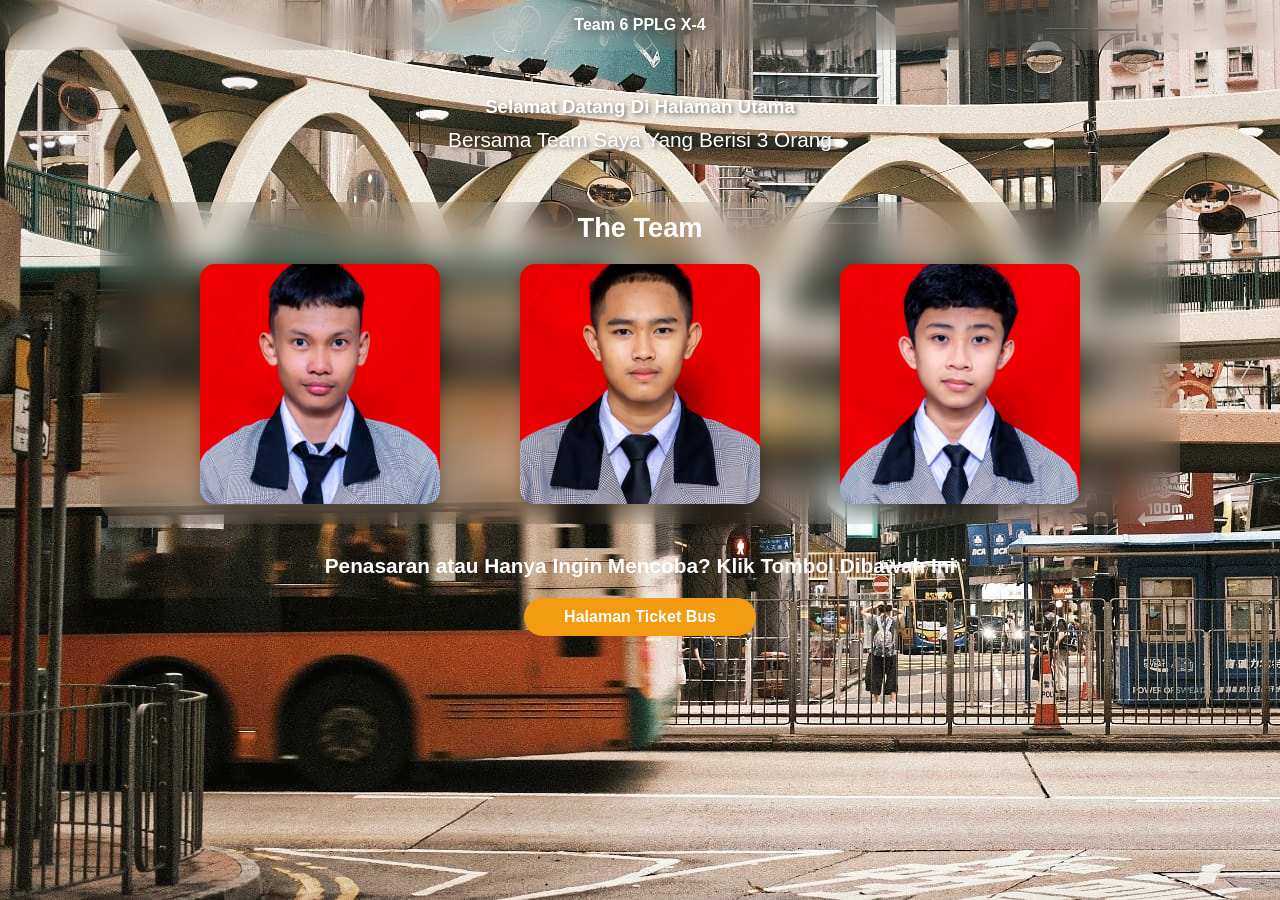
<file: index.html>
<!DOCTYPE html>
<html lang="en">
<head>
    <meta charset="UTF-8">
    <meta name="viewport" content="width=device-width, initial-scale=1.0">
    <title>Selamat Datang Di Halaman Utama</title>
    <link rel="icon" type="image" href="">
    <meta property="og:title" content="CRUD Local Kelompok 6">
    <meta property="og:description" content="Hallo, Kami Dari Kelompok 6 Akan Membuat CRUD dengan Tema Transportasi">
    <meta property="og:image" content="https://muhamadzaidanannas-stack.github.io/STSGenap2026/image/background-content.jpeg">
    <link rel="stylesheet" href="css/style.css">
</head>
<body>
    <header>
        <nav class="navbar">
            <ul>
                <li>Team 6 PPLG X-4</li>
            </ul>
        </nav>
    </header>

    <main>
        <section class="tulisan-berjalan">
            <article>
                <h1>Selamat Datang Di Halaman Utama</h1>
                <p class="p">Bersama Team Saya Yang Berisi 3 Orang</p>
            </article>
        </section>

        <section class="container">
            <h2 class="team">The Team</h2>
            <figure class="card">
                <img src="image/card-fazriel.jpeg" alt="Foto Fazriel">
                <div class="info-card">
                    <h2>Mochamad Fazriel M.</h2>
                    <p>Front-End | Ui/Ux Desaigner</p>
                </div>
            </figure>
                
            <figure class="card">
                <img src="image/card-zaidan.jpeg" alt="Foto Zaidan">
                    <div class="info-card">
                        <h2>Muhamad Zaidan A.</h2>
                        <p>Front-End | Brainstorming</p>
                    </div>
            </figure>

            <figure class="card">
                <img src="image/card-azka.jpeg" alt="Foto Azka">
                    <div class="info-card">
                        <h2>Muhamad Azka A.</h2>
                        <p>Back-End | Brainstorming</p>
                    </div>
            </figure>
        </section>

        <section class="anchor">
            <h3 class="h3">Penasaran atau Hanya Ingin Mencoba? Klik Tombol Dibawah Ini</h3>
            <a href="index2.html" class="btn-bus">Halaman Ticket Bus</a>
        </section>
    </main>
</body>
</html>
</file>
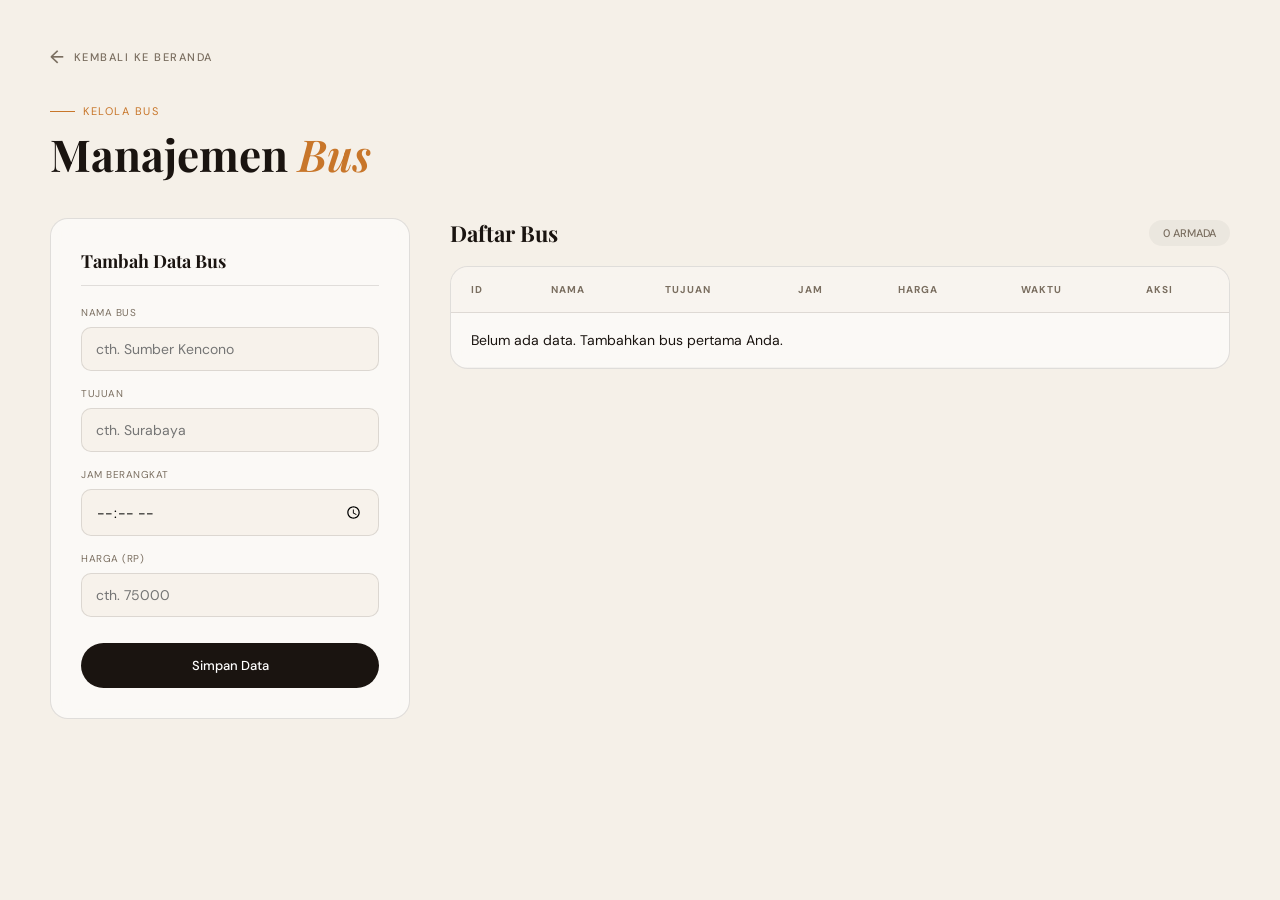
<file: index2.html>
<!DOCTYPE html>
<html lang="id">
<head>
    <meta charset="UTF-8">
    <meta name="viewport" content="width=device-width, initial-scale=1.0">
    <title>Beranda</title>
    <link rel="stylesheet" href="css/style(2).css">  
</head>
<body>

    <nav class="back-container">
        <a href="halaman1.html" class="btn-back">
            <span>←</span> Kembali ke Beranda
        </a>
    </nav>

    <div class="page-header">
        <div class="page-tag">Kelola Bus</div>
        <h1 class="page-title">Manajemen <em>Bus</em></h1>
    </div>

    <div class="main-content">

        <aside>
            <div class="form-card">
                <div class="form-card-title">Tambah Data Bus</div>

                <div class="form-group">
                    <label for="namaBus">Nama Bus</label>
                    <input type="text" id="namaBus" placeholder="cth. Sumber Kencono">
                </div>
                <div class="form-group">
                    <label for="tujuanBus">Tujuan</label>
                    <input type="text" id="tujuanBus" placeholder="cth. Surabaya">
                </div>
                <div class="form-group">
                    <label for="jamBus">Jam Berangkat</label>
                    <input type="time" id="jamBus">
                </div>
                <div class="form-group">
                    <label for="hargaBus">Harga (Rp)</label>
                    <input type="number" id="hargaBus" placeholder="cth. 75000">
                </div>

                <button class="btn-simpan" onclick="tambahData()">Simpan Data</button>
            </div>
        </aside>

        <section class="table-section">
            <div class="table-header">
                <div class="table-title">Daftar Bus</div>
                <div class="table-count" id="jumlahData">0 armada</div>
            </div>

            <div class="table-wrap">
                <table>
                    <thead>
                        <tr>
                            <th>ID</th>
                            <th>Nama</th>
                            <th>Tujuan</th>
                            <th>Jam</th>
                            <th>Harga</th>
                            <th>Waktu</th>
                            <th>Aksi</th>
                        </tr>
                    </thead>
                    <tbody id="tempatData">
                        <tr>
                            <td colspan="7">
                                    <p>Belum ada data. Tambahkan bus pertama Anda.</p>
                                </div>
                            </td>
                        </tr>
                    </tbody>
                </table>
            </div>
        </section>

    </div>
    <script src="js/script.js"></script>
</body>
</html>
</file>
<file: css/style.css>
* {
    padding: 0;
    margin: 0;
    box-sizing: border-box;
}

body {
    font-family: 'apple-system', 'Segoe UI', Tahoma, Geneva, Verdana, sans-serif;
    background-image: url("../image/background-image.jpeg");
    background-size: cover;
    background-attachment: fixed;
    height: 100vh;
    color: #ffffff;
}

.navbar {
    position: absolute;
    width: 100%;
    box-sizing: border-box;
    backdrop-filter: blur(18px);
    -webkit-backdrop-filter: blur(12px);
    padding: 1em;
    display: flex;
    justify-content: center; 
    align-items: center;
}
ul>li { 
    color:white;
    font-weight: 900;
    list-style: none;
    text-shadow: 0 0 15px rgba(0, 0, 0, 0.8);
}
li:hover {
    text-shadow: 0 0 15px rgba(255, 255, 255, 0.8);
    transform: scale(1.05);
}

.tulisan-berjalan {
    padding-top: 6em;
    font-size: 1em;
    margin-bottom: 15px;
    text-shadow: 2px 2px 4px rgba(0,0,0,0.5);
    min-height: 50px;           
    display: flex;
    align-items: center;
    width: 100%;
}
article {
    display: flex;
    flex-direction: column;   
    justify-content: center;
    align-items: center;
    width: 100%; 
}
.p {
    font-size: 1.3em;
    font-weight: 500;
    text-shadow: 2px 2px 4px rgba(0, 0, 0, 0.5);
    padding-top: 10px;
}

.container {
    backdrop-filter: blur(18px);
    -webkit-backdrop-filter: blur(12px);
    padding: 10px;
    margin: 50px 100px 100px 100px;
    border-radius: 25px;
    display: flex;
    flex-wrap: wrap;
    justify-content: center;
}
.team {
    width: 100%;
    text-align: center;
    color: white;
    font-size: 1.7em;
    margin-bottom: 20px;
}
.card {
    position: relative;
    aspect-ratio: 1/1;
    width: 15em;
    border-radius: 15px;
    overflow: hidden;
    box-shadow: 0 8px 15px rgba(0,0,0,0.3);
    margin: 0 40px 10px 40px;
        }
.card img {
    width: 100%;
    height: 100%;
    object-fit: cover;
    display: block;
}
.info-card {
    position: absolute;
    bottom: 0;
    left: 0;
    width: 100%;
    padding: 10px;
    background: rgba(0, 0, 0, 0.85);
    color: #ffffff;
    transform: translateY(100%); 
    transition: transform 0.4s;
    text-align: center;
}
.info-card h2, p {
    font-size: 1em;
    text-shadow: 2px 2px 4px rgba(0, 0, 0, 0.5);
}
.card:hover .info-card {
    transform: translateY(0%);
}

.anchor {
    padding-top: px;
    display: flex;
    flex-direction: column;
    justify-content: center;
    align-items: center;
    margin-top: -70px;
}
.h3 {
    margin-bottom: 20px;
    font-size: 1.3em
}
.btn-bus {
    text-decoration: none;
    background: #f39c12;
    color: #ffffff;
    padding: 10px 40px;
    font-size: 1em;
    font-weight: bold;
    border-radius: 25px;
    transition: all 0.3s ease;
    display: inline-block;
}
.btn-bus:hover {
    background: #e67e22;
    transform: translateY(-3px);
    box-shadow: 0 5px 15px rgba(243, 156, 18, 0.4);
}
</file>
<file: css/style(2).css>
@import url('https://fonts.googleapis.com/css2?family=Playfair+Display:ital,wght@0,600;0,700;1,600&family=DM+Sans:wght@300;400;500&display=swap');

/* variabel warna dan tema */
:root {
    --cream: #f5f0e8;
    --dark: #1a1410;
    --accent: #c8762a;
    --accent-soft: #e8983c;
    --muted: #7a6e60;
    --border: rgba(26,20,16,0.12);
    --glass: rgba(255,255,255,0.6);
}

* {
    margin: 0;
    padding: 0;
    box-sizing: border-box;
}

html {
    scroll-behavior: smooth;
}

body {
    font-family: 'DM Sans', sans-serif;
    background: var(--cream);
    color: var(--dark);
    padding-top: 20px; 
}

/* back container */
.back-container {
    padding: 30px 50px 0;
    display: flex;
    align-items: center;
}

.btn-back {
    text-decoration: none;
    color: var(--muted);
    font-size: 11px;
    font-weight: 500;
    text-transform: uppercase;
    letter-spacing: 1.5px;
    display: flex;
    align-items: center;
    gap: 8px;
    transition: 0.3s all ease;
}

.btn-back span {
    font-size: 18px;
    line-height: 0;
    transition: 0.3s;
}

.btn-back:hover {
    color: var(--accent);
    transform: translateX(-5px);
}

.btn-edit {
    border: 1px solid rgba(0,0,0,0.06);
    border-radius: 20px;
    padding: 6px 15px;
    font-size: 11px;
    font-weight: 500;
    cursor: pointer;
    background: rgba(0,0,0,0.04);
    color: var(--dark);
    transition: 0.2s;
}

.btn-edit:hover {
    background: var(--dark);
    color: #fff;
}

/* HEADER SECTION */
.page-header {
    padding: 40px 50px 0;
    margin-bottom: 40px;
}

.page-tag {
    font-size: 11px;
    letter-spacing: 1.5px;
    text-transform: uppercase;
    color: var(--accent);
    margin-bottom: 12px;
    display: flex;
    align-items: center;
    gap: 8px;
}

.page-tag::before {
    content: "";
    width: 25px;
    height: 1px;
    background: var(--accent);
}

.page-title {
    font-family: 'Playfair Display', serif;
    font-size: clamp(28px, 3.5vw, 44px);
    font-weight: 700;
    line-height: 1.1;
}

.page-title em {
    font-style: italic;
    font-weight: 600;
    color: var(--accent);
}

/* main content layout */
.main-content {
    display: grid;
    grid-template-columns: 360px 1fr;
    gap: 40px;
    padding: 0 50px 80px;
}

/* form card styling */
.form-card {
    background: var(--glass);
    border: 1px solid var(--border);
    border-radius: 18px;
    padding: 30px;
    backdrop-filter: blur(10px);
    position: sticky;
    top: 40px;
}

.form-card-title {
    font-family: 'Playfair Display', serif;
    font-size: 18px;
    font-weight: 700;
    margin-bottom: 20px;
    padding-bottom: 12px;
    border-bottom: 1px solid var(--border);
}

.form-group {
    margin-bottom: 16px;
}

.form-group label {
    font-size: 10px;
    text-transform: uppercase;
    letter-spacing: 0.5px;
    color: var(--muted);
    margin-bottom: 8px;
    display: block;
}

.form-group input {
    width: 100%;
    padding: 12px 14px;
    border-radius: 10px;
    border: 1px solid var(--border);
    background: rgba(245,240,232,0.8);
    font-family: inherit;
    font-size: 14px;
    outline: none;
    transition: 0.2s;
}

.form-group input:focus {
    border-color: var(--accent);
    background: #fff;
}

.btn-simpan {
    width: 100%;
    padding: 14px;
    border-radius: 999px;
    border: none;
    background: var(--dark);
    color: #fff;
    font-family: 'DM Sans', sans-serif;
    font-weight: 500;
    font-size: 13px;
    cursor: pointer;
    margin-top: 10px;
    transition: 0.3s;
}

.btn-simpan:hover {
    background: var(--accent);
    transform: translateY(-2px);
    box-shadow: 0 10px 20px rgba(200,118,42,0.2);
}

/* table section styling */
.table-header {
    display: flex;
    justify-content: space-between;
    align-items: center;
    margin-bottom: 18px;
}

.table-title {
    font-family: 'Playfair Display', serif;
    font-size: 22px;
    font-weight: 700;
}

.table-count {
    font-size: 11px;
    font-weight: 500;
    text-transform: uppercase;
    color: var(--muted);
    background: rgba(0,0,0,0.04);
    padding: 6px 14px;
    border-radius: 20px;
}

.table-wrap {
    background: var(--glass);
    border-radius: 18px;
    border: 1px solid var(--border);
    overflow: hidden;
    backdrop-filter: blur(10px);
}

table {
    width: 100%;
    border-collapse: collapse;
}

thead th {
    font-size: 10px;
    text-transform: uppercase;
    letter-spacing: 1px;
    padding: 16px 20px;
    text-align: left;
    background: rgba(245,240,232,0.5);
    color: var(--muted);
    border-bottom: 1px solid var(--border);
}

tbody td {
    padding: 18px 20px;
    font-size: 14px;
    color: var(--dark);
}

tbody tr {
    border-bottom: 1px solid rgba(0,0,0,0.03);
    transition: 0.2s;
}

tbody tr:hover {
    background: rgba(200,118,42,0.03);
}

/* custom column styling */
.td-nama {
    font-weight: 500;
}

.td-harga {
    font-family: 'Playfair Display', serif;
    font-weight: 700;
    color: var(--dark);
}

.td-tujuan span {
    background: rgba(200,118,42,0.1);
    color: var(--accent);
    padding: 4px 12px;
    border-radius: 20px;
    font-size: 11px;
    font-weight: 500;
    text-transform: capitalize;
}

.td-aksi {
    display: flex;
    gap: 8px;
}

.btn-hapus {
    border: 1px solid rgba(200,118,42,0.2);
    border-radius: 20px;
    padding: 6px 15px;
    font-size: 11px;
    font-weight: 500;
    cursor: pointer;
    background: transparent;
    color: var(--accent);
    transition: 0.2s;
}

.btn-hapus:hover {
    background: var(--accent);
    color: #fff;
}

/* responsive */
@media (max-width: 992px) {
    .main-content {
        grid-template-columns: 1fr;
    }
    .form-card {
        position: relative;
        top: 0;
    }
}
</file>
